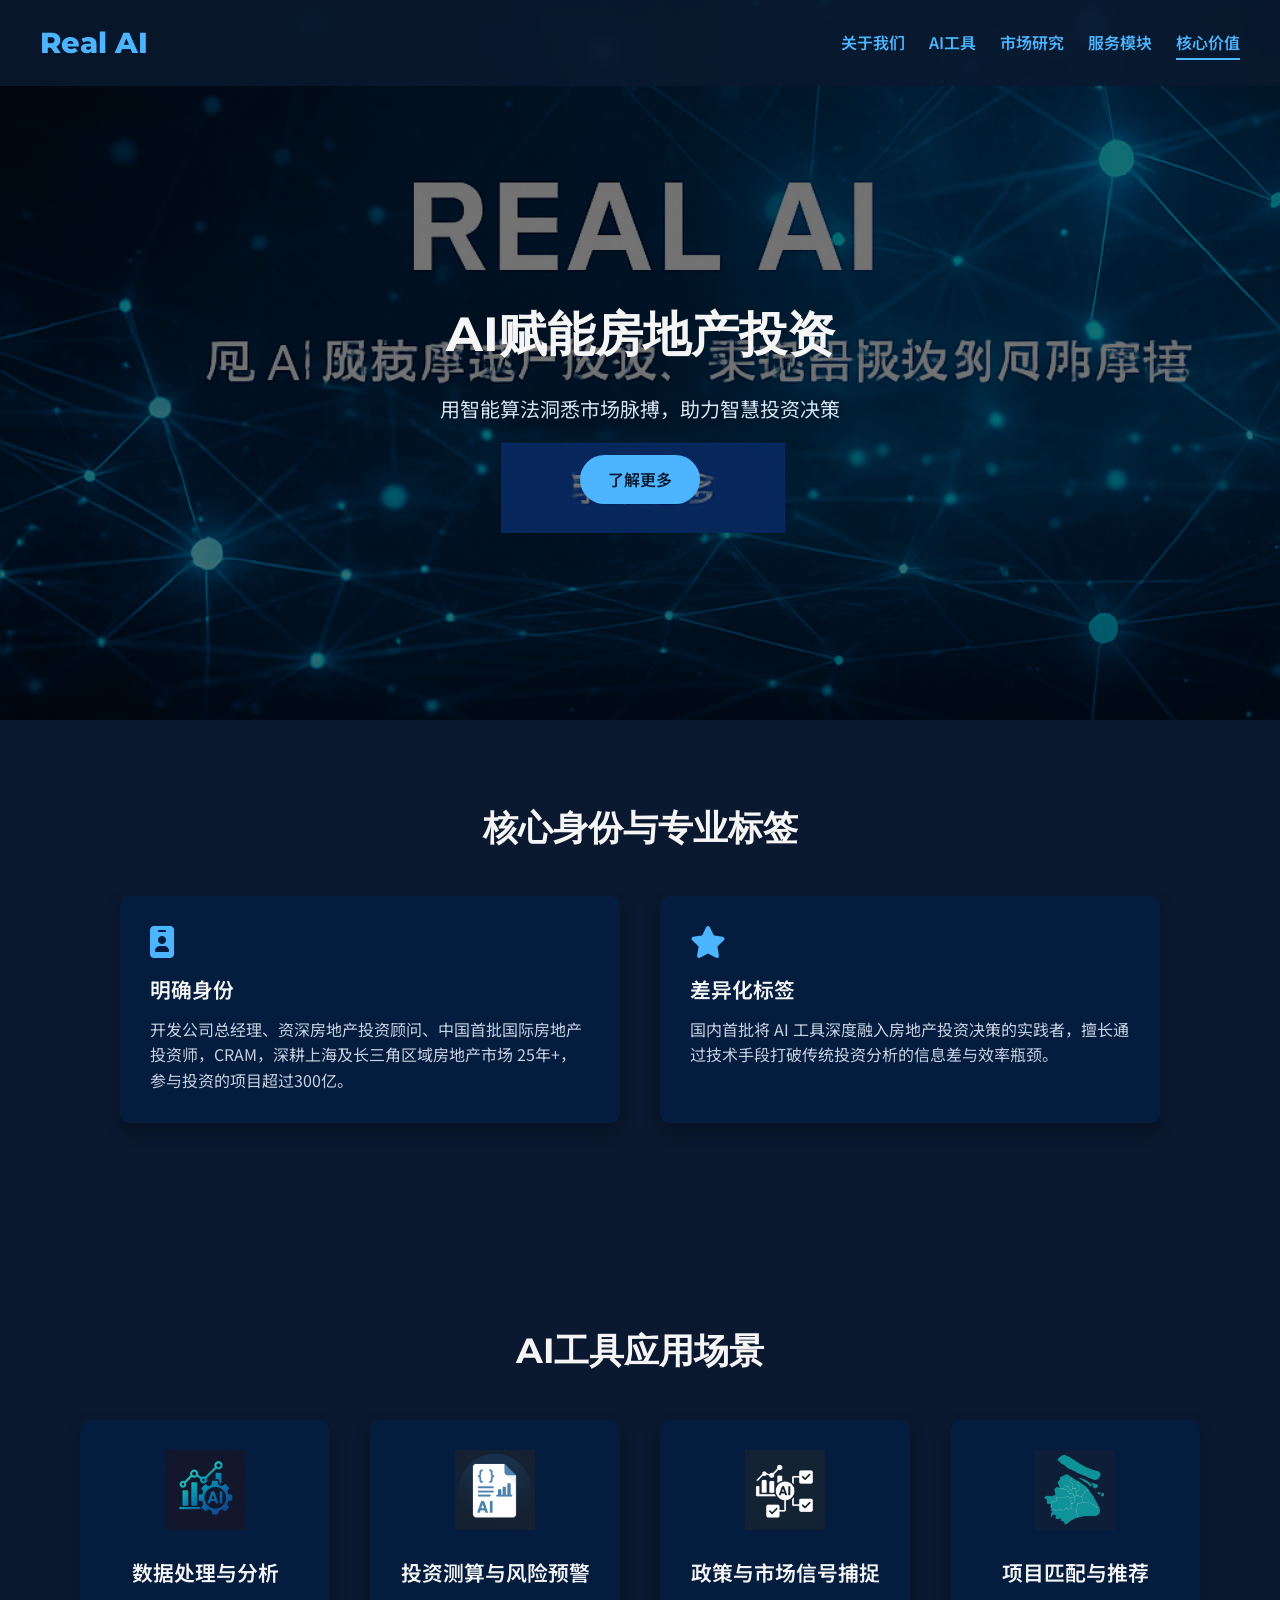
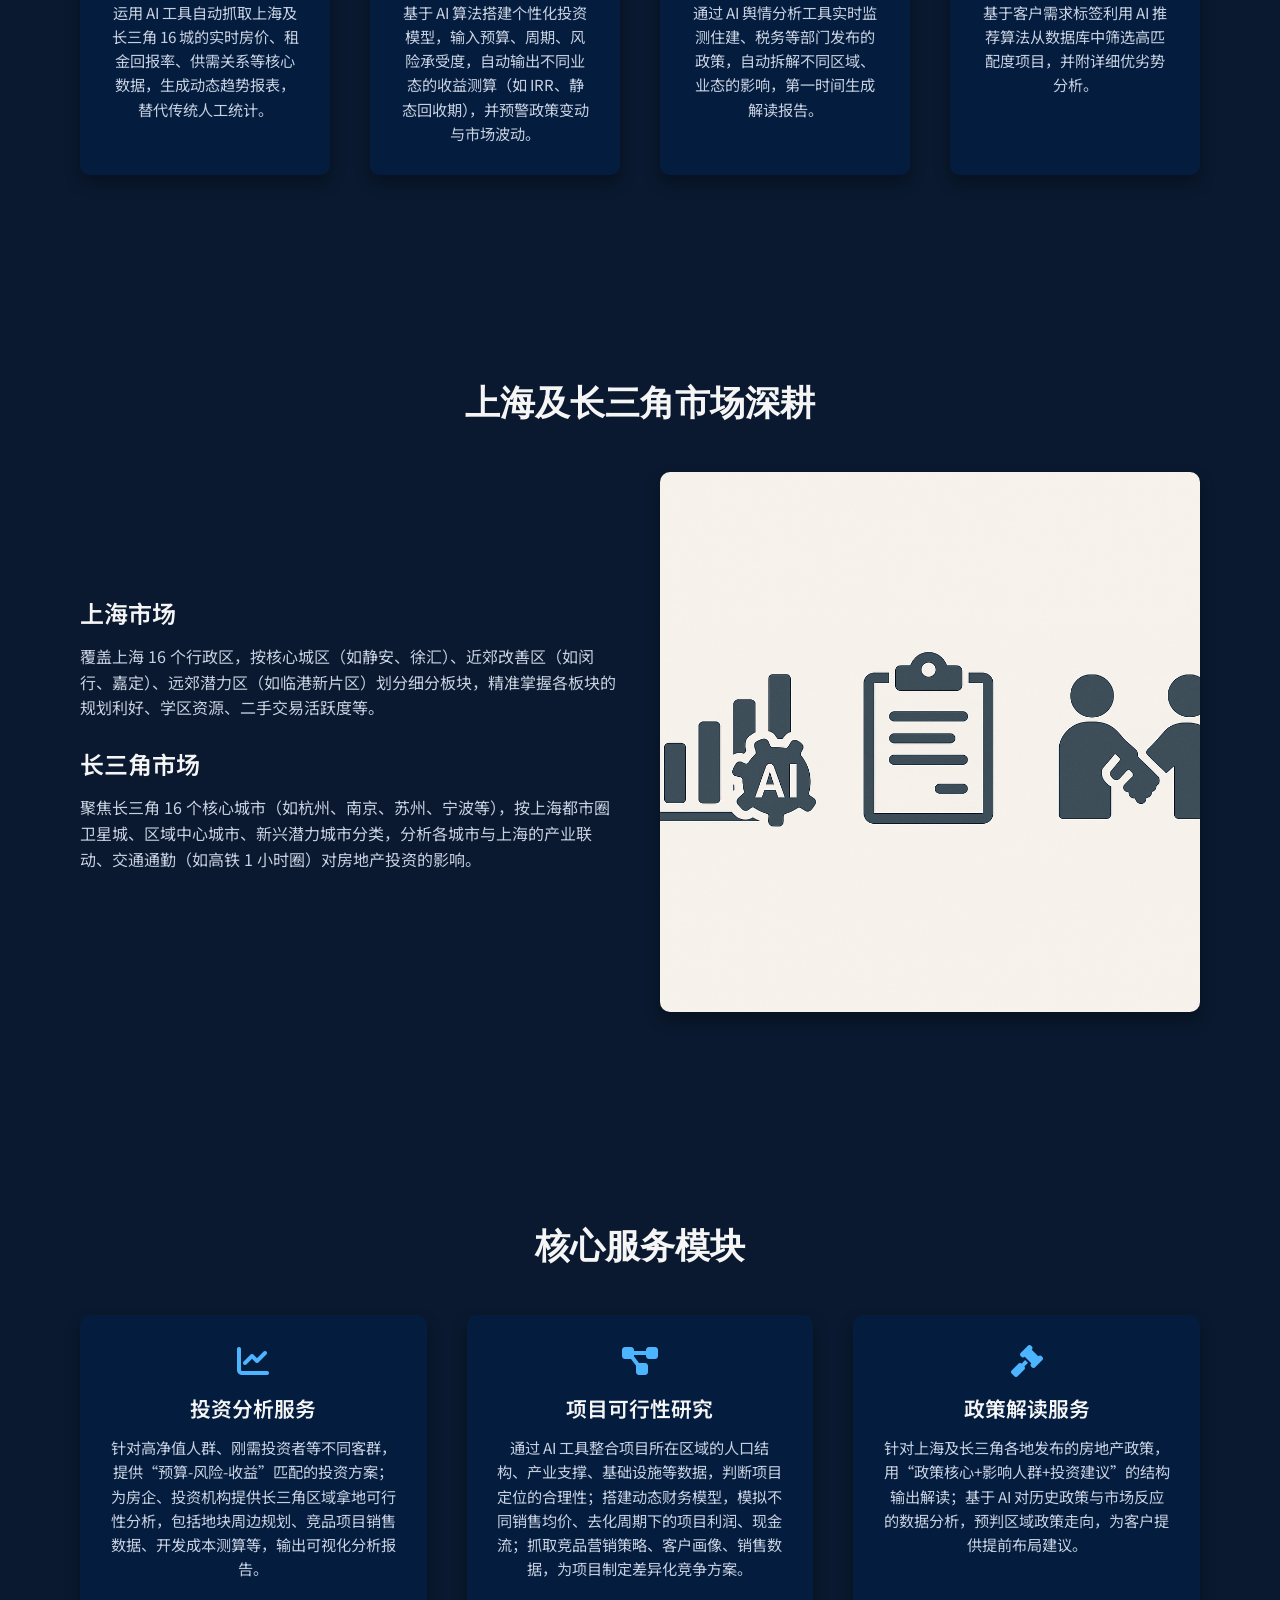
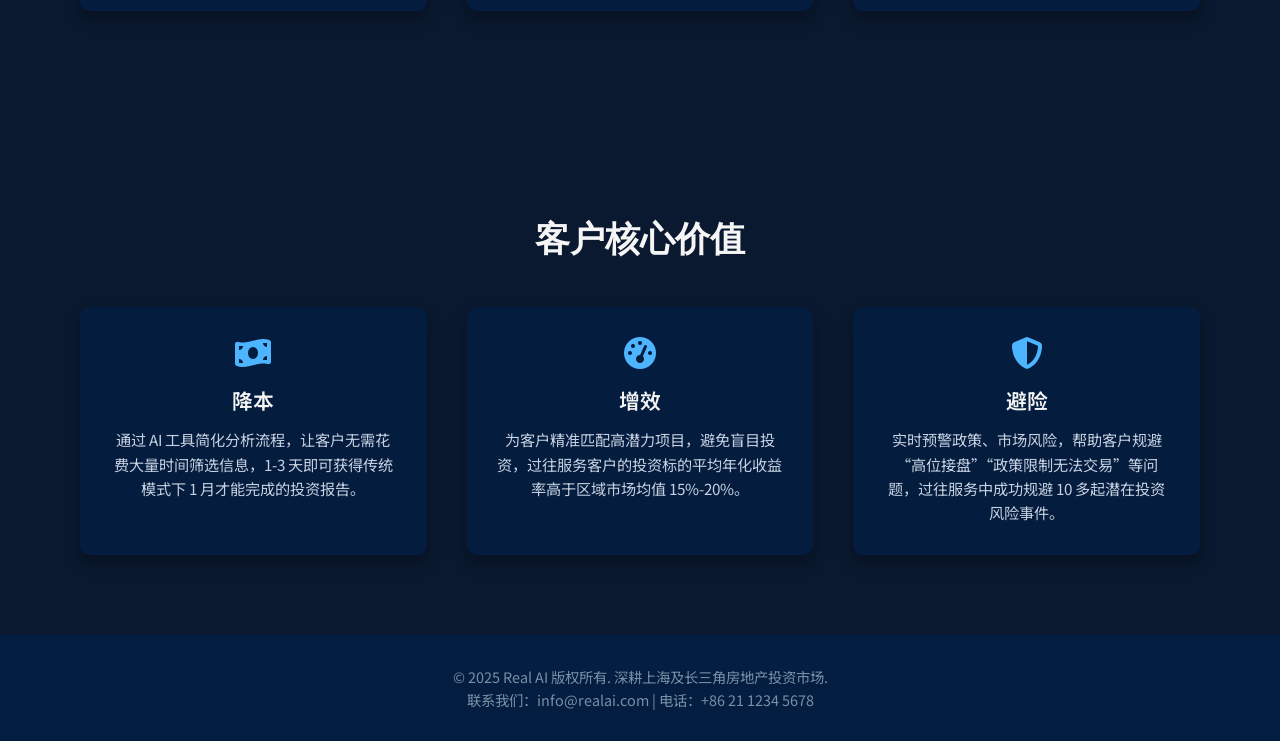
<file: real_ai_site/index.html>
<!DOCTYPE html>
<html lang="zh-CN">
<head>
    <meta charset="UTF-8">
    <meta name="viewport" content="width=device-width, initial-scale=1.0">
    <title>Real AI - AI赋能房地产投资决策</title>
    <!-- 引入谷歌字体用于中文和英文字体 -->
    <link href="https://fonts.googleapis.com/css2?family=Noto+Sans+SC:wght@400;600;700&family=Montserrat:wght@600;800&display=swap" rel="stylesheet">
    <!-- Font Awesome 图标库 -->
    <link rel="stylesheet" href="https://cdnjs.cloudflare.com/ajax/libs/font-awesome/6.4.0/css/all.min.css" integrity="sha512-t5K6Mmq7J0oHkq1NxI2z68wrzae0FhtqSLW0fNPUb+3bWuU0YI8KKD+2smnQCKypKMmEDirYqC1XYF3R3uG3Ug==" crossorigin="anonymous" referrerpolicy="no-referrer" />
    <!-- 网站样式表 -->
    <link rel="stylesheet" href="style.css">
</head>
<body>
    <!-- 顶部横幅和导航 -->
    <header class="hero">
        <nav class="navbar">
            <div class="logo">Real AI</div>
            <ul class="nav-links">
                <li><a href="#about">关于我们</a></li>
                <li><a href="#ai-tools">AI工具</a></li>
                <li><a href="#market">市场研究</a></li>
                <li><a href="#services">服务模块</a></li>
                <li><a href="#value">核心价值</a></li>
            </ul>
        </nav>
        <div class="hero-content">
            <h1>AI赋能房地产投资</h1>
            <p>用智能算法洞悉市场脉搏，助力智慧投资决策</p>
            <a href="#about" class="cta-button">了解更多</a>
        </div>
    </header>
    <main>
        <!-- 关于我们 -->
        <section id="about" class="section about">
            <h2>核心身份与专业标签</h2>
            <div class="cards">
                <div class="card">
                    <i class="fa fa-id-badge"></i>
                    <h3>明确身份</h3>
                    <p>开发公司总经理、资深房地产投资顾问、中国首批国际房地产投资师，CRAM，深耕上海及长三角区域房地产市场 25年+，参与投资的项目超过300亿。</p>
                </div>
                <div class="card">
                    <i class="fa fa-star"></i>
                    <h3>差异化标签</h3>
                    <p>国内首批将 AI 工具深度融入房地产投资决策的实践者，擅长通过技术手段打破传统投资分析的信息差与效率瓶颈。</p>
                </div>
            </div>
        </section>
        <!-- AI工具场景 -->
        <section id="ai-tools" class="section ai-tools">
            <h2>AI工具应用场景</h2>
            <div class="tool-grid">
                <div class="tool">
                    <img src="images/data-analysis.png" alt="数据处理">
                    <h3>数据处理与分析</h3>
                    <p>运用 AI 工具自动抓取上海及长三角 16 城的实时房价、租金回报率、供需关系等核心数据，生成动态趋势报表，替代传统人工统计。</p>
                </div>
                <div class="tool">
                    <img src="images/invest-analysis.png" alt="投资测算">
                    <h3>投资测算与风险预警</h3>
                    <p>基于 AI 算法搭建个性化投资模型，输入预算、周期、风险承受度，自动输出不同业态的收益测算（如 IRR、静态回收期），并预警政策变动与市场波动。</p>
                </div>
                <div class="tool">
                    <img src="images/policy-signal.png" alt="政策信号">
                    <h3>政策与市场信号捕捉</h3>
                    <p>通过 AI 舆情分析工具实时监测住建、税务等部门发布的政策，自动拆解不同区域、业态的影响，第一时间生成解读报告。</p>
                </div>
                <div class="tool">
                    <img src="images/match-recommend.png" alt="项目匹配">
                    <h3>项目匹配与推荐</h3>
                    <p>基于客户需求标签利用 AI 推荐算法从数据库中筛选高匹配度项目，并附详细优劣势分析。</p>
                </div>
            </div>
        </section>
        <!-- 市场研究 -->
        <section id="market" class="section market">
            <h2>上海及长三角市场深耕</h2>
            <div class="market-content">
                <div class="text">
                    <h3>上海市场</h3>
                    <p>覆盖上海 16 个行政区，按核心城区（如静安、徐汇）、近郊改善区（如闵行、嘉定）、远郊潜力区（如临港新片区）划分细分板块，精准掌握各板块的规划利好、学区资源、二手交易活跃度等。</p>
                    <h3>长三角市场</h3>
                    <p>聚焦长三角 16 个核心城市（如杭州、南京、苏州、宁波等），按上海都市圈卫星城、区域中心城市、新兴潜力城市分类，分析各城市与上海的产业联动、交通通勤（如高铁 1 小时圈）对房地产投资的影响。</p>
                </div>
                <div class="image">
                    <img src="images/region-map.png" alt="区域地图">
                </div>
            </div>
        </section>
        <!-- 服务模块 -->
        <section id="services" class="section services">
            <h2>核心服务模块</h2>
            <div class="service-grid">
                <div class="service">
                    <i class="fa fa-chart-line"></i>
                    <h3>投资分析服务</h3>
                    <p>针对高净值人群、刚需投资者等不同客群，提供“预算-风险-收益”匹配的投资方案；为房企、投资机构提供长三角区域拿地可行性分析，包括地块周边规划、竞品项目销售数据、开发成本测算等，输出可视化分析报告。</p>
                </div>
                <div class="service">
                    <i class="fa fa-project-diagram"></i>
                    <h3>项目可行性研究</h3>
                    <p>通过 AI 工具整合项目所在区域的人口结构、产业支撑、基础设施等数据，判断项目定位的合理性；搭建动态财务模型，模拟不同销售均价、去化周期下的项目利润、现金流；抓取竞品营销策略、客户画像、销售数据，为项目制定差异化竞争方案。</p>
                </div>
                <div class="service">
                    <i class="fa fa-gavel"></i>
                    <h3>政策解读服务</h3>
                    <p>针对上海及长三角各地发布的房地产政策，用“政策核心+影响人群+投资建议”的结构输出解读；基于 AI 对历史政策与市场反应的数据分析，预判区域政策走向，为客户提供提前布局建议。</p>
                </div>
            </div>
        </section>
        <!-- 核心价值 -->
        <section id="value" class="section value">
            <h2>客户核心价值</h2>
            <div class="value-grid">
                <div class="value-item">
                    <i class="fa fa-money-bill-wave"></i>
                    <h3>降本</h3>
                    <p>通过 AI 工具简化分析流程，让客户无需花费大量时间筛选信息，1-3 天即可获得传统模式下 1 月才能完成的投资报告。</p>
                </div>
                <div class="value-item">
                    <i class="fa fa-tachometer-alt"></i>
                    <h3>增效</h3>
                    <p>为客户精准匹配高潜力项目，避免盲目投资，过往服务客户的投资标的平均年化收益率高于区域市场均值 15%-20%。</p>
                </div>
                <div class="value-item">
                    <i class="fa fa-shield-alt"></i>
                    <h3>避险</h3>
                    <p>实时预警政策、市场风险，帮助客户规避“高位接盘”“政策限制无法交易”等问题，过往服务中成功规避 10 多起潜在投资风险事件。</p>
                </div>
            </div>
        </section>
    </main>
    <!-- 页脚 -->
    <footer class="footer">
        <div class="footer-content">
            <p>© 2025 Real AI 版权所有. 深耕上海及长三角房地产投资市场.</p>
            <p>联系我们：info@realai.com | 电话：+86&nbsp;21&nbsp;1234&nbsp;5678</p>
        </div>
    </footer>
    <!-- 脚本文件 -->
    <script src="script.js"></script>
</body>
</html>
</file>
<file: real_ai_site/style.css>
/* 全局样式 */
* {
    box-sizing: border-box;
    margin: 0;
    padding: 0;
}

body {
    font-family: 'Noto Sans SC', sans-serif;
    background-color: #0a192f;
    color: #f5f5f5;
    line-height: 1.6;
}

a {
    color: #4db5ff;
    text-decoration: none;
    transition: color 0.3s ease;
}

a:hover {
    color: #9fcbff;
}

/* 导航栏 */
.navbar {
    position: fixed;
    top: 0;
    width: 100%;
    display: flex;
    align-items: center;
    justify-content: space-between;
    padding: 20px 40px;
    background: rgba(10, 25, 47, 0.85);
    backdrop-filter: blur(10px);
    z-index: 100;
}

.logo {
    font-family: 'Montserrat', sans-serif;
    font-size: 1.8rem;
    font-weight: 800;
    color: #4db5ff;
}

.nav-links {
    list-style: none;
    display: flex;
    gap: 24px;
}

.nav-links a {
    font-weight: 600;
    padding-bottom: 4px;
}

.nav-links a.active {
    border-bottom: 2px solid #4db5ff;
    color: #4db5ff;
}

/* 顶部横幅 */
.hero {
    height: 80vh;
    display: flex;
    flex-direction: column;
    justify-content: center;
    align-items: center;
    text-align: center;
    padding-top: 80px;
    background: url('images/hero-bg.png') center/cover no-repeat;
    position: relative;
}

.hero::before {
    content: '';
    position: absolute;
    top: 0;
    left: 0;
    width: 100%;
    height: 100%;
    background: rgba(0, 0, 0, 0.55);
}

.hero-content {
    position: relative;
    z-index: 1;
    max-width: 800px;
    padding: 0 20px;
}

.hero h1 {
    font-family: 'Montserrat', sans-serif;
    font-size: 3rem;
    margin-bottom: 20px;
}

.hero p {
    font-size: 1.25rem;
    margin-bottom: 30px;
    color: #d6e2f1;
}

.cta-button {
    display: inline-block;
    padding: 12px 28px;
    background-color: #4db5ff;
    color: #0a192f;
    border-radius: 30px;
    font-weight: 600;
    transition: background-color 0.3s ease;
}

.cta-button:hover {
    background-color: #399fff;
}

/* 通用版块样式 */
.section {
    padding: 80px 40px;
    max-width: 1200px;
    margin: 0 auto;
    /* 为各板块添加垂直间距，避免内容过于紧凑 */
    position: relative;
}

/* 使非第一个 section 在顶部留出额外空间，以免与前一个 section 内容重叠 */
.section + .section {
    margin-top: 40px;
}

.section h2 {
    font-family: 'Montserrat', sans-serif;
    font-size: 2.2rem;
    text-align: center;
    margin-bottom: 40px;
}

/* 关于我们卡片 */
.about .cards {
    display: flex;
    flex-wrap: wrap;
    gap: 40px;
    justify-content: center;
}

.about .card {
    background: rgba(4, 30, 66, 0.85);
    border-radius: 10px;
    padding: 30px;
    flex: 1 1 300px;
    max-width: 500px;
    box-shadow: 0 8px 16px rgba(0, 0, 0, 0.3);
    transition: transform 0.3s ease;
}

.about .card:hover {
    transform: translateY(-5px);
}

.about .card i {
    font-size: 2rem;
    color: #4db5ff;
    margin-bottom: 15px;
}

.about .card h3 {
    margin-bottom: 10px;
    font-size: 1.3rem;
    font-weight: 600;
}

.about .card p {
    font-size: 1rem;
    color: #c7d0e0;
}

/* AI 工具栅格 */
.ai-tools .tool-grid {
    display: grid;
    grid-template-columns: repeat(auto-fit, minmax(250px, 1fr));
    gap: 40px;
}

.ai-tools .tool {
    background: rgba(4, 30, 66, 0.85);
    border-radius: 10px;
    padding: 30px;
    text-align: center;
    transition: transform 0.3s ease;
    box-shadow: 0 8px 16px rgba(0, 0, 0, 0.3);
}

.ai-tools .tool:hover {
    transform: translateY(-5px);
}

.ai-tools .tool img {
    width: 80px;
    height: 80px;
    object-fit: contain;
    margin-bottom: 20px;
}

.ai-tools .tool h3 {
    margin-bottom: 10px;
    font-size: 1.3rem;
    font-weight: 600;
}

.ai-tools .tool p {
    font-size: 0.95rem;
    color: #c7d0e0;
}

/* 市场研究板块 */
.market .market-content {
    display: flex;
    flex-wrap: wrap;
    gap: 40px;
    align-items: center;
}

.market .text {
    flex: 1 1 400px;
}

.market .text h3 {
    font-size: 1.5rem;
    margin-bottom: 12px;
    font-weight: 600;
}

.market .text p {
    margin-bottom: 24px;
    font-size: 1rem;
    color: #c7d0e0;
}

.market .image {
    flex: 1 1 400px;
    text-align: center;
}

.market .image img {
    width: 100%;
    border-radius: 10px;
    box-shadow: 0 8px 16px rgba(0, 0, 0, 0.3);
}

/* 服务模块 */
.services .service-grid {
    display: grid;
    grid-template-columns: repeat(auto-fit, minmax(250px, 1fr));
    gap: 40px;
}

.services .service {
    background: rgba(4, 30, 66, 0.85);
    border-radius: 10px;
    padding: 30px;
    text-align: center;
    box-shadow: 0 8px 16px rgba(0, 0, 0, 0.3);
    transition: transform 0.3s ease;
}

.services .service:hover {
    transform: translateY(-5px);
}

.services .service i {
    font-size: 2rem;
    color: #4db5ff;
    margin-bottom: 15px;
}

.services .service h3 {
    margin-bottom: 10px;
    font-size: 1.3rem;
    font-weight: 600;
}

.services .service p {
    font-size: 0.95rem;
    color: #c7d0e0;
}

/* 核心价值 */
.value .value-grid {
    display: grid;
    grid-template-columns: repeat(auto-fit, minmax(250px, 1fr));
    gap: 40px;
}

.value .value-item {
    background: rgba(4, 30, 66, 0.85);
    border-radius: 10px;
    padding: 30px;
    text-align: center;
    box-shadow: 0 8px 16px rgba(0, 0, 0, 0.3);
    transition: transform 0.3s ease;
}

.value .value-item:hover {
    transform: translateY(-5px);
}

.value .value-item i {
    font-size: 2rem;
    color: #4db5ff;
    margin-bottom: 15px;
}

.value .value-item h3 {
    margin-bottom: 10px;
    font-size: 1.3rem;
    font-weight: 600;
}

.value .value-item p {
    font-size: 0.95rem;
    color: #c7d0e0;
}

/* 页脚样式 */
.footer {
    background-color: #041E42;
    padding: 30px 20px;
    text-align: center;
    color: #7a8fa6;
    font-size: 0.9rem;
}

/* 响应式调整 */
@media (max-width: 768px) {
    .navbar {
        padding: 10px 20px;
    }
    .nav-links {
        gap: 12px;
        font-size: 0.9rem;
    }
    .hero h1 {
        font-size: 2.5rem;
    }
    .hero p {
        font-size: 1rem;
    }
    .section {
        padding: 60px 20px;
    }
    .section h2 {
        font-size: 1.8rem;
    }
}
</file>
